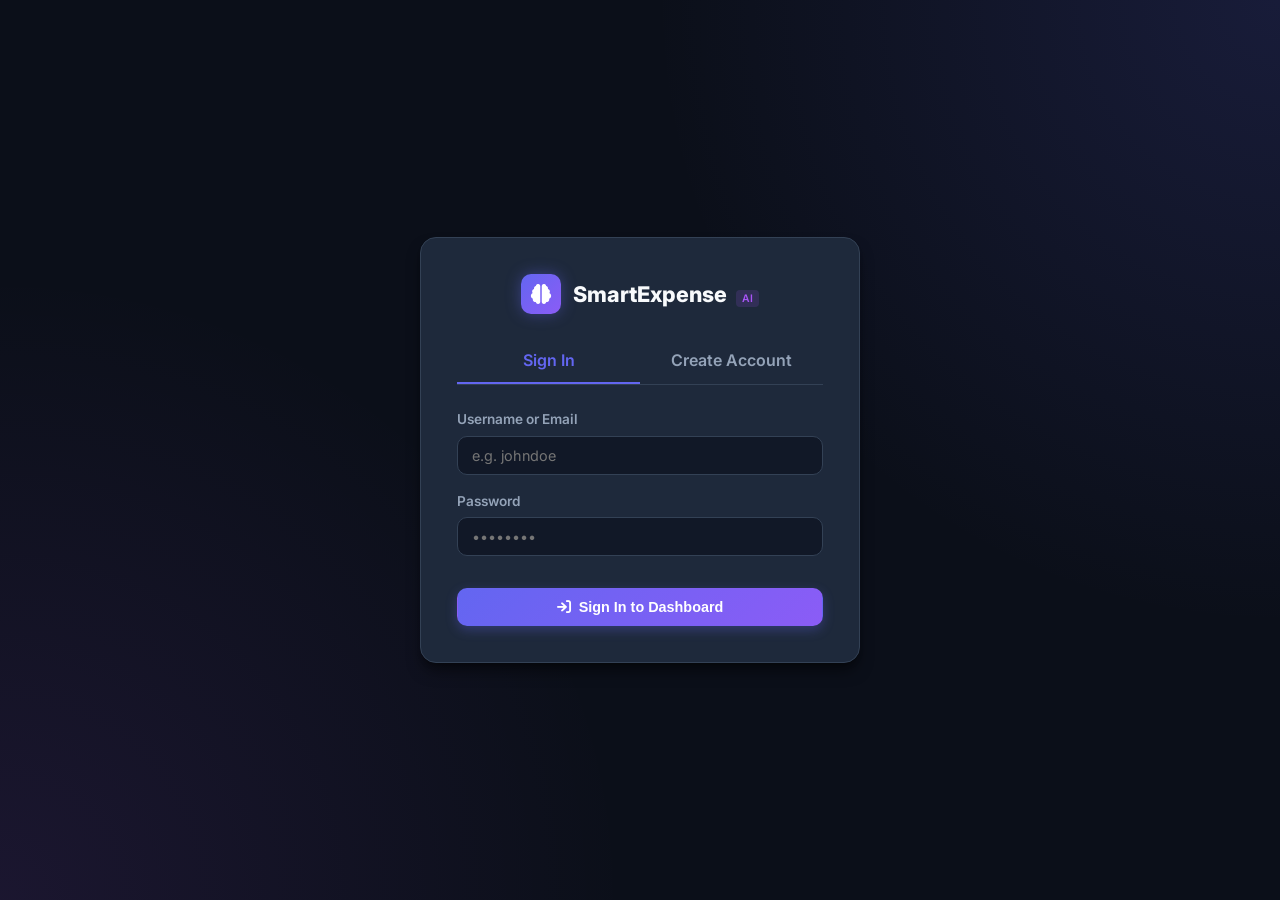
<file: frontend/expenses.html>
<!DOCTYPE html>
<html lang="en">
<head>
    <meta charset="UTF-8">
    <meta name="viewport" content="width=device-width, initial-scale=1.0">
    <title>Expenses - AI Smart Expense Tracker</title>
    <link rel="stylesheet" href="css/styles.css">
    <link rel="stylesheet" href="https://cdnjs.cloudflare.com/ajax/libs/font-awesome/6.5.1/css/all.min.css">
    <link href="https://fonts.googleapis.com/css2?family=Inter:wght@400;500;600;700;800&display=swap" rel="stylesheet">
</head>
<body>
    <div class="app-container">
        <!-- Sidebar Navigation -->
        <aside class="sidebar">
            <div class="sidebar-header">
                <div class="brand-logo">
                    <i class="fas fa-brain"></i>
                </div>
                <div>
                    <div class="brand-title">SmartExpense <span class="brand-badge">AI</span></div>
                </div>
            </div>

            <nav class="sidebar-nav">
                <a href="index.html" class="nav-item">
                    <i class="fas fa-chart-pie"></i>
                    <span>Dashboard</span>
                </a>
                <a href="expenses.html" class="nav-item active">
                    <i class="fas fa-receipt"></i>
                    <span>Expenses</span>
                </a>
                <a href="income.html" class="nav-item">
                    <i class="fas fa-wallet"></i>
                    <span>Income</span>
                </a>
                <a href="analytics.html" class="nav-item">
                    <i class="fas fa-chart-line"></i>
                    <span>Analytics</span>
                </a>
            </nav>

            <div class="sidebar-footer">
                <div class="user-profile-badge">
                    <div class="user-info">
                        <div class="user-avatar" id="user-avatar">U</div>
                        <div class="user-details">
                            <h4 id="user-full-name">User</h4>
                            <p id="user-email">user@example.com</p>
                        </div>
                    </div>
                    <button class="btn-logout" id="btn-logout" title="Logout">
                        <i class="fas fa-right-from-bracket"></i>
                    </button>
                </div>
            </div>
        </aside>

        <!-- Main Content -->
        <main class="main-wrapper">
            <div class="topbar">
                <div class="page-header">
                    <h1>Expense Management</h1>
                    <p>Track, filter, and automatically classify your spending with ML</p>
                </div>
                <div class="topbar-actions">
                    <button id="btn-open-expense-modal" class="btn btn-primary">
                        <i class="fas fa-plus"></i> Add Expense
                    </button>
                </div>
            </div>

            <div class="card">
                <div class="card-header">
                    <h2><i class="fas fa-list"></i> All Recorded Expenses</h2>
                </div>
                <div class="table-responsive">
                    <table class="custom-table">
                        <thead>
                            <tr>
                                <th>Description</th>
                                <th>Merchant</th>
                                <th>Category</th>
                                <th>Amount</th>
                                <th>Payment Method</th>
                                <th>Date</th>
                                <th>Action</th>
                            </tr>
                        </thead>
                        <tbody id="expenses-table-tbody">
                            <!-- Dynamic rows -->
                        </tbody>
                    </table>
                </div>
            </div>
        </main>
    </div>

    <!-- Add Expense Modal -->
    <div class="modal-backdrop" id="expense-modal">
        <div class="modal-content">
            <div class="modal-header">
                <h3><i class="fas fa-plus-circle" style="color: var(--accent-primary);"></i> Record New Expense</h3>
                <button class="modal-close" id="btn-close-expense-modal"><i class="fas fa-xmark"></i></button>
            </div>
            <form id="expense-form">
                <div class="form-group">
                    <label>Amount (₹) *</label>
                    <input type="number" id="expense-amount-input" class="form-control" placeholder="0.00" step="0.01" required>
                </div>
                <div class="form-group">
                    <label>Description / Note *</label>
                    <div class="input-with-btn">
                        <input type="text" id="expense-desc-input" class="form-control" placeholder="e.g. Swiggy dinner biryani" required>
                        <button type="button" id="btn-magic-ai" class="btn btn-ai" title="Predict category using Machine Learning">
                            <i class="fas fa-wand-magic-sparkles"></i> AI Suggest
                        </button>
                    </div>
                    <div id="ai-prediction-status"></div>
                </div>
                <div class="form-group">
                    <label>Category</label>
                    <select id="expense-category-select" class="form-control">
                        <!-- Loaded dynamically -->
                    </select>
                </div>
                <div class="form-group">
                    <label>Merchant / Payee</label>
                    <input type="text" id="expense-merchant-input" class="form-control" placeholder="e.g. Swiggy, Uber, Amazon">
                </div>
                <div class="form-group">
                    <label>Payment Method</label>
                    <select id="expense-payment-method" class="form-control">
                        <option value="UPI">UPI (GPay / PhonePe / Paytm)</option>
                        <option value="CREDIT_CARD">Credit Card</option>
                        <option value="DEBIT_CARD">Debit Card</option>
                        <option value="CASH">Cash</option>
                        <option value="NET_BANKING">Net Banking</option>
                        <option value="OTHER">Other</option>
                    </select>
                </div>
                <div class="form-group">
                    <label>Date</label>
                    <input type="date" id="expense-date-input" class="form-control" required>
                </div>
                <button type="submit" class="btn btn-primary" style="width: 100%; justify-content: center; margin-top: 8px;">
                    <i class="fas fa-check"></i> Save Expense
                </button>
            </form>
        </div>
    </div>

    <script src="js/api.js"></script>
    <script src="js/app.js"></script>
</body>
</html>
</file>
<file: frontend/css/styles.css>
:root {
    --bg-primary: #0b0f19;
    --bg-secondary: #111827;
    --bg-card: #1e293b;
    --bg-card-hover: #26354a;
    --border-color: #334155;
    --text-primary: #f8fafc;
    --text-secondary: #94a3b8;
    --text-muted: #64748b;
    --accent-primary: #6366f1;
    --accent-hover: #4f46e5;
    --accent-gradient: linear-gradient(135deg, #6366f1 0%, #8b5cf6 100%);
    --success: #10b981;
    --success-bg: rgba(16, 185, 129, 0.15);
    --warning: #f59e0b;
    --warning-bg: rgba(245, 158, 11, 0.15);
    --danger: #ef4444;
    --danger-bg: rgba(239, 68, 68, 0.15);
    --info: #0ea5e9;
    --info-bg: rgba(14, 165, 233, 0.15);
    --ai-purple: #a855f7;
    --ai-purple-bg: rgba(168, 85, 247, 0.15);
    --sidebar-width: 260px;
    --radius-sm: 6px;
    --radius-md: 10px;
    --radius-lg: 16px;
    --shadow-sm: 0 1px 2px rgba(0, 0, 0, 0.3);
    --shadow-md: 0 4px 6px -1px rgba(0, 0, 0, 0.4), 0 2px 4px -2px rgba(0, 0, 0, 0.3);
    --shadow-lg: 0 10px 15px -3px rgba(0, 0, 0, 0.5), 0 4px 6px -4px rgba(0, 0, 0, 0.4);
    --font-sans: 'Inter', system-ui, -apple-system, BlinkMacSystemFont, 'Segoe UI', Roboto, sans-serif;
}

* {
    margin: 0;
    padding: 0;
    box-sizing: border-box;
}

body {
    font-family: var(--font-sans);
    background-color: var(--bg-primary);
    color: var(--text-primary);
    line-height: 1.5;
    min-height: 100vh;
}

/* Layout */
.app-container {
    display: flex;
    min-height: 100vh;
}

/* Sidebar */
.sidebar {
    width: var(--sidebar-width);
    background-color: var(--bg-secondary);
    border-right: 1px solid var(--border-color);
    display: flex;
    flex-direction: column;
    position: fixed;
    height: 100vh;
    z-index: 100;
}

.sidebar-header {
    padding: 24px 20px;
    display: flex;
    align-items: center;
    gap: 12px;
    border-bottom: 1px solid var(--border-color);
}

.brand-logo {
    width: 40px;
    height: 40px;
    background: var(--accent-gradient);
    border-radius: var(--radius-md);
    display: flex;
    align-items: center;
    justify-content: center;
    font-size: 20px;
    color: #fff;
    box-shadow: 0 0 15px rgba(99, 102, 241, 0.4);
}

.brand-title {
    font-size: 1.1rem;
    font-weight: 700;
    color: var(--text-primary);
    letter-spacing: -0.5px;
}

.brand-badge {
    font-size: 0.65rem;
    background: var(--ai-purple-bg);
    color: var(--ai-purple);
    padding: 2px 6px;
    border-radius: 4px;
    font-weight: 600;
    margin-left: 4px;
}

.sidebar-nav {
    padding: 20px 12px;
    flex: 1;
    display: flex;
    flex-direction: column;
    gap: 6px;
}

.nav-item {
    display: flex;
    align-items: center;
    gap: 12px;
    padding: 12px 16px;
    color: var(--text-secondary);
    text-decoration: none;
    border-radius: var(--radius-md);
    font-size: 0.95rem;
    font-weight: 500;
    transition: all 0.2s ease;
}

.nav-item:hover {
    background-color: var(--bg-card);
    color: var(--text-primary);
}

.nav-item.active {
    background: var(--accent-gradient);
    color: #ffffff;
    box-shadow: 0 4px 12px rgba(99, 102, 241, 0.3);
}

.nav-item i {
    width: 20px;
    font-size: 1.1rem;
    text-align: center;
}

.sidebar-footer {
    padding: 16px;
    border-top: 1px solid var(--border-color);
}

.user-profile-badge {
    display: flex;
    align-items: center;
    justify-content: space-between;
    padding: 10px 12px;
    background-color: var(--bg-card);
    border-radius: var(--radius-md);
}

.user-info {
    display: flex;
    align-items: center;
    gap: 10px;
    overflow: hidden;
}

.user-avatar {
    width: 34px;
    height: 34px;
    border-radius: 50%;
    background: var(--accent-gradient);
    display: flex;
    align-items: center;
    justify-content: center;
    font-weight: 600;
    font-size: 0.85rem;
}

.user-details h4 {
    font-size: 0.85rem;
    font-weight: 600;
    color: var(--text-primary);
    white-space: nowrap;
    overflow: hidden;
    text-overflow: ellipsis;
}

.user-details p {
    font-size: 0.75rem;
    color: var(--text-secondary);
    white-space: nowrap;
    overflow: hidden;
    text-overflow: ellipsis;
}

.btn-logout {
    background: transparent;
    border: none;
    color: var(--text-muted);
    cursor: pointer;
    font-size: 1.1rem;
    transition: color 0.2s;
    padding: 4px;
}

.btn-logout:hover {
    color: var(--danger);
}

/* Main Content */
.main-wrapper {
    margin-left: var(--sidebar-width);
    flex: 1;
    padding: 32px 40px;
    max-width: 1400px;
}

/* Top Bar */
.topbar {
    display: flex;
    align-items: center;
    justify-content: space-between;
    margin-bottom: 32px;
}

.page-header h1 {
    font-size: 1.75rem;
    font-weight: 800;
    letter-spacing: -0.5px;
    color: var(--text-primary);
}

.page-header p {
    font-size: 0.9rem;
    color: var(--text-secondary);
    margin-top: 4px;
}

.topbar-actions {
    display: flex;
    align-items: center;
    gap: 12px;
}

/* Buttons */
.btn {
    display: inline-flex;
    align-items: center;
    gap: 8px;
    padding: 10px 18px;
    border-radius: var(--radius-md);
    font-size: 0.9rem;
    font-weight: 600;
    cursor: pointer;
    border: 1px solid transparent;
    transition: all 0.2s ease;
    text-decoration: none;
}

.btn-primary {
    background: var(--accent-gradient);
    color: #ffffff;
    box-shadow: 0 4px 12px rgba(99, 102, 241, 0.3);
}

.btn-primary:hover {
    transform: translateY(-1px);
    box-shadow: 0 6px 16px rgba(99, 102, 241, 0.4);
}

.btn-success {
    background-color: var(--success);
    color: #ffffff;
}

.btn-success:hover {
    background-color: #059669;
}

.btn-outline {
    background-color: transparent;
    border-color: var(--border-color);
    color: var(--text-primary);
}

.btn-outline:hover {
    background-color: var(--bg-card);
}

.btn-ai {
    background: linear-gradient(135deg, #a855f7 0%, #ec4899 100%);
    color: white;
    box-shadow: 0 4px 12px rgba(168, 85, 247, 0.3);
}

.btn-ai:hover {
    transform: translateY(-1px);
    box-shadow: 0 6px 16px rgba(168, 85, 247, 0.45);
}

.btn-sm {
    padding: 6px 12px;
    font-size: 0.8rem;
}

/* KPI Cards Grid */
.kpi-grid {
    display: grid;
    grid-template-columns: repeat(auto-fit, minmax(260px, 1fr));
    gap: 20px;
    margin-bottom: 32px;
}

.kpi-card {
    background-color: var(--bg-card);
    border: 1px solid var(--border-color);
    border-radius: var(--radius-lg);
    padding: 24px;
    display: flex;
    justify-content: space-between;
    align-items: flex-start;
    transition: transform 0.2s, border-color 0.2s;
}

.kpi-card:hover {
    transform: translateY(-2px);
    border-color: rgba(99, 102, 241, 0.4);
}

.kpi-info h3 {
    font-size: 0.85rem;
    color: var(--text-secondary);
    font-weight: 500;
    text-transform: uppercase;
    letter-spacing: 0.5px;
    margin-bottom: 8px;
}

.kpi-value {
    font-size: 1.85rem;
    font-weight: 800;
    color: var(--text-primary);
    letter-spacing: -0.5px;
}

.kpi-meta {
    display: flex;
    align-items: center;
    gap: 6px;
    margin-top: 8px;
    font-size: 0.8rem;
}

.kpi-icon {
    width: 48px;
    height: 48px;
    border-radius: var(--radius-md);
    display: flex;
    align-items: center;
    justify-content: center;
    font-size: 1.35rem;
}

.kpi-icon.income {
    background-color: var(--success-bg);
    color: var(--success);
}

.kpi-icon.expense {
    background-color: var(--danger-bg);
    color: var(--danger);
}

.kpi-icon.savings {
    background-color: var(--info-bg);
    color: var(--info);
}

.kpi-icon.ai {
    background-color: var(--ai-purple-bg);
    color: var(--ai-purple);
}

/* Charts & Main Section Grid */
.dashboard-grid {
    display: grid;
    grid-template-columns: 2fr 1fr;
    gap: 24px;
    margin-bottom: 32px;
}

.card {
    background-color: var(--bg-card);
    border: 1px solid var(--border-color);
    border-radius: var(--radius-lg);
    padding: 24px;
    box-shadow: var(--shadow-sm);
}

.card-header {
    display: flex;
    align-items: center;
    justify-content: space-between;
    margin-bottom: 20px;
}

.card-header h2 {
    font-size: 1.15rem;
    font-weight: 700;
    color: var(--text-primary);
    display: flex;
    align-items: center;
    gap: 10px;
}

.card-header h2 i {
    color: var(--accent-primary);
}

/* AI Insights Banner */
.ai-insights-container {
    margin-bottom: 32px;
}

.insight-card {
    background: linear-gradient(135deg, rgba(99, 102, 241, 0.08) 0%, rgba(168, 85, 247, 0.08) 100%);
    border: 1px solid rgba(168, 85, 247, 0.3);
    border-radius: var(--radius-lg);
    padding: 20px 24px;
    margin-bottom: 12px;
    display: flex;
    align-items: flex-start;
    gap: 16px;
    transition: all 0.2s;
}

.insight-card:hover {
    border-color: var(--ai-purple);
    box-shadow: 0 4px 16px rgba(168, 85, 247, 0.15);
}

.insight-icon {
    width: 38px;
    height: 38px;
    border-radius: 50%;
    display: flex;
    align-items: center;
    justify-content: center;
    font-size: 1.1rem;
    flex-shrink: 0;
}

.insight-icon.warning {
    background: var(--warning-bg);
    color: var(--warning);
}

.insight-icon.success {
    background: var(--success-bg);
    color: var(--success);
}

.insight-icon.anomaly {
    background: var(--danger-bg);
    color: var(--danger);
}

.insight-icon.info {
    background: var(--ai-purple-bg);
    color: var(--ai-purple);
}

.insight-content h4 {
    font-size: 0.95rem;
    font-weight: 700;
    color: var(--text-primary);
    margin-bottom: 4px;
}

.insight-content p {
    font-size: 0.85rem;
    color: var(--text-secondary);
    line-height: 1.4;
}

/* Tables */
.table-responsive {
    overflow-x: auto;
}

.custom-table {
    width: 100%;
    border-collapse: collapse;
    font-size: 0.9rem;
}

.custom-table th {
    text-align: left;
    padding: 12px 16px;
    background-color: var(--bg-secondary);
    color: var(--text-secondary);
    font-weight: 600;
    font-size: 0.8rem;
    text-transform: uppercase;
    letter-spacing: 0.5px;
    border-bottom: 1px solid var(--border-color);
}

.custom-table td {
    padding: 14px 16px;
    border-bottom: 1px solid var(--border-color);
    color: var(--text-primary);
    vertical-align: middle;
}

.custom-table tr:hover td {
    background-color: var(--bg-card-hover);
}

/* Badges */
.badge {
    display: inline-flex;
    align-items: center;
    gap: 6px;
    padding: 4px 10px;
    border-radius: 9999px;
    font-size: 0.75rem;
    font-weight: 600;
}

.badge-category {
    background-color: var(--bg-secondary);
    color: var(--text-primary);
    border: 1px solid var(--border-color);
}

.badge-ai {
    background: var(--ai-purple-bg);
    color: var(--ai-purple);
    border: 1px solid rgba(168, 85, 247, 0.3);
}

.badge-anomaly {
    background: var(--danger-bg);
    color: var(--danger);
    border: 1px solid rgba(239, 68, 68, 0.3);
    animation: pulse 2s infinite;
}

@keyframes pulse {
    0%, 100% { opacity: 1; }
    50% { opacity: 0.6; }
}

/* Form Styles & Modals */
.modal-backdrop {
    position: fixed;
    top: 0;
    left: 0;
    width: 100vw;
    height: 100vh;
    background: rgba(0, 0, 0, 0.75);
    backdrop-filter: blur(4px);
    display: none;
    align-items: center;
    justify-content: center;
    z-index: 1000;
}

.modal-backdrop.show {
    display: flex;
}

.modal-content {
    background-color: var(--bg-card);
    border: 1px solid var(--border-color);
    border-radius: var(--radius-lg);
    width: 100%;
    max-width: 520px;
    box-shadow: var(--shadow-lg);
    padding: 28px;
    animation: modalIn 0.2s ease-out;
}

@keyframes modalIn {
    from { opacity: 0; transform: scale(0.95); }
    to { opacity: 1; transform: scale(1); }
}

.modal-header {
    display: flex;
    align-items: center;
    justify-content: space-between;
    margin-bottom: 20px;
}

.modal-header h3 {
    font-size: 1.25rem;
    font-weight: 700;
}

.modal-close {
    background: transparent;
    border: none;
    color: var(--text-muted);
    font-size: 1.25rem;
    cursor: pointer;
}

.modal-close:hover {
    color: var(--text-primary);
}

.form-group {
    margin-bottom: 16px;
}

.form-group label {
    display: block;
    font-size: 0.85rem;
    font-weight: 600;
    color: var(--text-secondary);
    margin-bottom: 6px;
}

.form-control {
    width: 100%;
    padding: 10px 14px;
    background-color: var(--bg-secondary);
    border: 1px solid var(--border-color);
    border-radius: var(--radius-md);
    color: var(--text-primary);
    font-family: inherit;
    font-size: 0.9rem;
    transition: border-color 0.2s;
}

.form-control:focus {
    outline: none;
    border-color: var(--accent-primary);
    box-shadow: 0 0 0 2px rgba(99, 102, 241, 0.2);
}

.input-with-btn {
    display: flex;
    gap: 8px;
}

/* Toast Notifications */
#toast-container {
    position: fixed;
    bottom: 24px;
    right: 24px;
    z-index: 2000;
    display: flex;
    flex-direction: column;
    gap: 8px;
}

.toast {
    background-color: var(--bg-card);
    border: 1px solid var(--border-color);
    color: var(--text-primary);
    padding: 12px 18px;
    border-radius: var(--radius-md);
    box-shadow: var(--shadow-lg);
    display: flex;
    align-items: center;
    gap: 12px;
    font-size: 0.9rem;
    min-width: 280px;
    animation: slideIn 0.3s ease;
}

.toast.success { border-left: 4px solid var(--success); }
.toast.error { border-left: 4px solid var(--danger); }
.toast.info { border-left: 4px solid var(--info); }

@keyframes slideIn {
    from { transform: translateX(100%); opacity: 0; }
    to { transform: translateX(0); opacity: 1; }
}

/* Auth Page Specific */
.auth-page-container {
    min-height: 100vh;
    display: flex;
    align-items: center;
    justify-content: center;
    background: radial-gradient(circle at top right, rgba(99, 102, 241, 0.15), transparent 40%),
                radial-gradient(circle at bottom left, rgba(168, 85, 247, 0.1), transparent 40%),
                var(--bg-primary);
    padding: 20px;
}

.auth-card {
    background-color: var(--bg-card);
    border: 1px solid var(--border-color);
    border-radius: var(--radius-lg);
    padding: 36px;
    width: 100%;
    max-width: 440px;
    box-shadow: var(--shadow-lg);
}

.auth-tabs {
    display: flex;
    border-bottom: 1px solid var(--border-color);
    margin-bottom: 24px;
}

.auth-tab {
    flex: 1;
    text-align: center;
    padding: 10px;
    cursor: pointer;
    font-weight: 600;
    color: var(--text-secondary);
    border-bottom: 2px solid transparent;
}

.auth-tab.active {
    color: var(--accent-primary);
    border-bottom-color: var(--accent-primary);
}

/* Responsive */
@media (max-width: 1024px) {
    .dashboard-grid {
        grid-template-columns: 1fr;
    }
}

@media (max-width: 768px) {
    .sidebar {
        transform: translateX(-100%);
    }
    .main-wrapper {
        margin-left: 0;
        padding: 20px;
    }
}
</file>
<file: backend/src/main/resources/static/css/styles.css>
:root {
    --bg-primary: #0b0f19;
    --bg-secondary: #111827;
    --bg-card: #1e293b;
    --bg-card-hover: #26354a;
    --border-color: #334155;
    --text-primary: #f8fafc;
    --text-secondary: #94a3b8;
    --text-muted: #64748b;
    --accent-primary: #6366f1;
    --accent-hover: #4f46e5;
    --accent-gradient: linear-gradient(135deg, #6366f1 0%, #8b5cf6 100%);
    --success: #10b981;
    --success-bg: rgba(16, 185, 129, 0.15);
    --warning: #f59e0b;
    --warning-bg: rgba(245, 158, 11, 0.15);
    --danger: #ef4444;
    --danger-bg: rgba(239, 68, 68, 0.15);
    --info: #0ea5e9;
    --info-bg: rgba(14, 165, 233, 0.15);
    --ai-purple: #a855f7;
    --ai-purple-bg: rgba(168, 85, 247, 0.15);
    --sidebar-width: 260px;
    --radius-sm: 6px;
    --radius-md: 10px;
    --radius-lg: 16px;
    --shadow-sm: 0 1px 2px rgba(0, 0, 0, 0.3);
    --shadow-md: 0 4px 6px -1px rgba(0, 0, 0, 0.4), 0 2px 4px -2px rgba(0, 0, 0, 0.3);
    --shadow-lg: 0 10px 15px -3px rgba(0, 0, 0, 0.5), 0 4px 6px -4px rgba(0, 0, 0, 0.4);
    --font-sans: 'Inter', system-ui, -apple-system, BlinkMacSystemFont, 'Segoe UI', Roboto, sans-serif;
}

* {
    margin: 0;
    padding: 0;
    box-sizing: border-box;
}

body {
    font-family: var(--font-sans);
    background-color: var(--bg-primary);
    color: var(--text-primary);
    line-height: 1.5;
    min-height: 100vh;
}

/* Layout */
.app-container {
    display: flex;
    min-height: 100vh;
}

/* Sidebar */
.sidebar {
    width: var(--sidebar-width);
    background-color: var(--bg-secondary);
    border-right: 1px solid var(--border-color);
    display: flex;
    flex-direction: column;
    position: fixed;
    height: 100vh;
    z-index: 100;
}

.sidebar-header {
    padding: 24px 20px;
    display: flex;
    align-items: center;
    gap: 12px;
    border-bottom: 1px solid var(--border-color);
}

.brand-logo {
    width: 40px;
    height: 40px;
    background: var(--accent-gradient);
    border-radius: var(--radius-md);
    display: flex;
    align-items: center;
    justify-content: center;
    font-size: 20px;
    color: #fff;
    box-shadow: 0 0 15px rgba(99, 102, 241, 0.4);
}

.brand-title {
    font-size: 1.1rem;
    font-weight: 700;
    color: var(--text-primary);
    letter-spacing: -0.5px;
}

.brand-badge {
    font-size: 0.65rem;
    background: var(--ai-purple-bg);
    color: var(--ai-purple);
    padding: 2px 6px;
    border-radius: 4px;
    font-weight: 600;
    margin-left: 4px;
}

.sidebar-nav {
    padding: 20px 12px;
    flex: 1;
    display: flex;
    flex-direction: column;
    gap: 6px;
}

.nav-item {
    display: flex;
    align-items: center;
    gap: 12px;
    padding: 12px 16px;
    color: var(--text-secondary);
    text-decoration: none;
    border-radius: var(--radius-md);
    font-size: 0.95rem;
    font-weight: 500;
    transition: all 0.2s ease;
}

.nav-item:hover {
    background-color: var(--bg-card);
    color: var(--text-primary);
}

.nav-item.active {
    background: var(--accent-gradient);
    color: #ffffff;
    box-shadow: 0 4px 12px rgba(99, 102, 241, 0.3);
}

.nav-item i {
    width: 20px;
    font-size: 1.1rem;
    text-align: center;
}

.sidebar-footer {
    padding: 16px;
    border-top: 1px solid var(--border-color);
}

.user-profile-badge {
    display: flex;
    align-items: center;
    justify-content: space-between;
    padding: 10px 12px;
    background-color: var(--bg-card);
    border-radius: var(--radius-md);
}

.user-info {
    display: flex;
    align-items: center;
    gap: 10px;
    overflow: hidden;
}

.user-avatar {
    width: 34px;
    height: 34px;
    border-radius: 50%;
    background: var(--accent-gradient);
    display: flex;
    align-items: center;
    justify-content: center;
    font-weight: 600;
    font-size: 0.85rem;
}

.user-details h4 {
    font-size: 0.85rem;
    font-weight: 600;
    color: var(--text-primary);
    white-space: nowrap;
    overflow: hidden;
    text-overflow: ellipsis;
}

.user-details p {
    font-size: 0.75rem;
    color: var(--text-secondary);
    white-space: nowrap;
    overflow: hidden;
    text-overflow: ellipsis;
}

.btn-logout {
    background: transparent;
    border: none;
    color: var(--text-muted);
    cursor: pointer;
    font-size: 1.1rem;
    transition: color 0.2s;
    padding: 4px;
}

.btn-logout:hover {
    color: var(--danger);
}

/* Main Content */
.main-wrapper {
    margin-left: var(--sidebar-width);
    flex: 1;
    padding: 32px 40px;
    max-width: 1400px;
}

/* Top Bar */
.topbar {
    display: flex;
    align-items: center;
    justify-content: space-between;
    margin-bottom: 32px;
}

.page-header h1 {
    font-size: 1.75rem;
    font-weight: 800;
    letter-spacing: -0.5px;
    color: var(--text-primary);
}

.page-header p {
    font-size: 0.9rem;
    color: var(--text-secondary);
    margin-top: 4px;
}

.topbar-actions {
    display: flex;
    align-items: center;
    gap: 12px;
}

/* Buttons */
.btn {
    display: inline-flex;
    align-items: center;
    gap: 8px;
    padding: 10px 18px;
    border-radius: var(--radius-md);
    font-size: 0.9rem;
    font-weight: 600;
    cursor: pointer;
    border: 1px solid transparent;
    transition: all 0.2s ease;
    text-decoration: none;
}

.btn-primary {
    background: var(--accent-gradient);
    color: #ffffff;
    box-shadow: 0 4px 12px rgba(99, 102, 241, 0.3);
}

.btn-primary:hover {
    transform: translateY(-1px);
    box-shadow: 0 6px 16px rgba(99, 102, 241, 0.4);
}

.btn-success {
    background-color: var(--success);
    color: #ffffff;
}

.btn-success:hover {
    background-color: #059669;
}

.btn-outline {
    background-color: transparent;
    border-color: var(--border-color);
    color: var(--text-primary);
}

.btn-outline:hover {
    background-color: var(--bg-card);
}

.btn-ai {
    background: linear-gradient(135deg, #a855f7 0%, #ec4899 100%);
    color: white;
    box-shadow: 0 4px 12px rgba(168, 85, 247, 0.3);
}

.btn-ai:hover {
    transform: translateY(-1px);
    box-shadow: 0 6px 16px rgba(168, 85, 247, 0.45);
}

.btn-sm {
    padding: 6px 12px;
    font-size: 0.8rem;
}

/* KPI Cards Grid */
.kpi-grid {
    display: grid;
    grid-template-columns: repeat(auto-fit, minmax(260px, 1fr));
    gap: 20px;
    margin-bottom: 32px;
}

.kpi-card {
    background-color: var(--bg-card);
    border: 1px solid var(--border-color);
    border-radius: var(--radius-lg);
    padding: 24px;
    display: flex;
    justify-content: space-between;
    align-items: flex-start;
    transition: transform 0.2s, border-color 0.2s;
}

.kpi-card:hover {
    transform: translateY(-2px);
    border-color: rgba(99, 102, 241, 0.4);
}

.kpi-info h3 {
    font-size: 0.85rem;
    color: var(--text-secondary);
    font-weight: 500;
    text-transform: uppercase;
    letter-spacing: 0.5px;
    margin-bottom: 8px;
}

.kpi-value {
    font-size: 1.85rem;
    font-weight: 800;
    color: var(--text-primary);
    letter-spacing: -0.5px;
}

.kpi-meta {
    display: flex;
    align-items: center;
    gap: 6px;
    margin-top: 8px;
    font-size: 0.8rem;
}

.kpi-icon {
    width: 48px;
    height: 48px;
    border-radius: var(--radius-md);
    display: flex;
    align-items: center;
    justify-content: center;
    font-size: 1.35rem;
}

.kpi-icon.income {
    background-color: var(--success-bg);
    color: var(--success);
}

.kpi-icon.expense {
    background-color: var(--danger-bg);
    color: var(--danger);
}

.kpi-icon.savings {
    background-color: var(--info-bg);
    color: var(--info);
}

.kpi-icon.ai {
    background-color: var(--ai-purple-bg);
    color: var(--ai-purple);
}

/* Charts & Main Section Grid */
.dashboard-grid {
    display: grid;
    grid-template-columns: 2fr 1fr;
    gap: 24px;
    margin-bottom: 32px;
}

.card {
    background-color: var(--bg-card);
    border: 1px solid var(--border-color);
    border-radius: var(--radius-lg);
    padding: 24px;
    box-shadow: var(--shadow-sm);
}

.card-header {
    display: flex;
    align-items: center;
    justify-content: space-between;
    margin-bottom: 20px;
}

.card-header h2 {
    font-size: 1.15rem;
    font-weight: 700;
    color: var(--text-primary);
    display: flex;
    align-items: center;
    gap: 10px;
}

.card-header h2 i {
    color: var(--accent-primary);
}

/* AI Insights Banner */
.ai-insights-container {
    margin-bottom: 32px;
}

.insight-card {
    background: linear-gradient(135deg, rgba(99, 102, 241, 0.08) 0%, rgba(168, 85, 247, 0.08) 100%);
    border: 1px solid rgba(168, 85, 247, 0.3);
    border-radius: var(--radius-lg);
    padding: 20px 24px;
    margin-bottom: 12px;
    display: flex;
    align-items: flex-start;
    gap: 16px;
    transition: all 0.2s;
}

.insight-card:hover {
    border-color: var(--ai-purple);
    box-shadow: 0 4px 16px rgba(168, 85, 247, 0.15);
}

.insight-icon {
    width: 38px;
    height: 38px;
    border-radius: 50%;
    display: flex;
    align-items: center;
    justify-content: center;
    font-size: 1.1rem;
    flex-shrink: 0;
}

.insight-icon.warning {
    background: var(--warning-bg);
    color: var(--warning);
}

.insight-icon.success {
    background: var(--success-bg);
    color: var(--success);
}

.insight-icon.anomaly {
    background: var(--danger-bg);
    color: var(--danger);
}

.insight-icon.info {
    background: var(--ai-purple-bg);
    color: var(--ai-purple);
}

.insight-content h4 {
    font-size: 0.95rem;
    font-weight: 700;
    color: var(--text-primary);
    margin-bottom: 4px;
}

.insight-content p {
    font-size: 0.85rem;
    color: var(--text-secondary);
    line-height: 1.4;
}

/* Tables */
.table-responsive {
    overflow-x: auto;
}

.custom-table {
    width: 100%;
    border-collapse: collapse;
    font-size: 0.9rem;
}

.custom-table th {
    text-align: left;
    padding: 12px 16px;
    background-color: var(--bg-secondary);
    color: var(--text-secondary);
    font-weight: 600;
    font-size: 0.8rem;
    text-transform: uppercase;
    letter-spacing: 0.5px;
    border-bottom: 1px solid var(--border-color);
}

.custom-table td {
    padding: 14px 16px;
    border-bottom: 1px solid var(--border-color);
    color: var(--text-primary);
    vertical-align: middle;
}

.custom-table tr:hover td {
    background-color: var(--bg-card-hover);
}

/* Badges */
.badge {
    display: inline-flex;
    align-items: center;
    gap: 6px;
    padding: 4px 10px;
    border-radius: 9999px;
    font-size: 0.75rem;
    font-weight: 600;
}

.badge-category {
    background-color: var(--bg-secondary);
    color: var(--text-primary);
    border: 1px solid var(--border-color);
}

.badge-ai {
    background: var(--ai-purple-bg);
    color: var(--ai-purple);
    border: 1px solid rgba(168, 85, 247, 0.3);
}

.badge-anomaly {
    background: var(--danger-bg);
    color: var(--danger);
    border: 1px solid rgba(239, 68, 68, 0.3);
    animation: pulse 2s infinite;
}

@keyframes pulse {
    0%, 100% { opacity: 1; }
    50% { opacity: 0.6; }
}

/* Form Styles & Modals */
.modal-backdrop {
    position: fixed;
    top: 0;
    left: 0;
    width: 100vw;
    height: 100vh;
    background: rgba(0, 0, 0, 0.75);
    backdrop-filter: blur(4px);
    display: none;
    align-items: center;
    justify-content: center;
    z-index: 1000;
}

.modal-backdrop.show {
    display: flex;
}

.modal-content {
    background-color: var(--bg-card);
    border: 1px solid var(--border-color);
    border-radius: var(--radius-lg);
    width: 100%;
    max-width: 520px;
    box-shadow: var(--shadow-lg);
    padding: 28px;
    animation: modalIn 0.2s ease-out;
}

@keyframes modalIn {
    from { opacity: 0; transform: scale(0.95); }
    to { opacity: 1; transform: scale(1); }
}

.modal-header {
    display: flex;
    align-items: center;
    justify-content: space-between;
    margin-bottom: 20px;
}

.modal-header h3 {
    font-size: 1.25rem;
    font-weight: 700;
}

.modal-close {
    background: transparent;
    border: none;
    color: var(--text-muted);
    font-size: 1.25rem;
    cursor: pointer;
}

.modal-close:hover {
    color: var(--text-primary);
}

.form-group {
    margin-bottom: 16px;
}

.form-group label {
    display: block;
    font-size: 0.85rem;
    font-weight: 600;
    color: var(--text-secondary);
    margin-bottom: 6px;
}

.form-control {
    width: 100%;
    padding: 10px 14px;
    background-color: var(--bg-secondary);
    border: 1px solid var(--border-color);
    border-radius: var(--radius-md);
    color: var(--text-primary);
    font-family: inherit;
    font-size: 0.9rem;
    transition: border-color 0.2s;
}

.form-control:focus {
    outline: none;
    border-color: var(--accent-primary);
    box-shadow: 0 0 0 2px rgba(99, 102, 241, 0.2);
}

.input-with-btn {
    display: flex;
    gap: 8px;
}

/* Toast Notifications */
#toast-container {
    position: fixed;
    bottom: 24px;
    right: 24px;
    z-index: 2000;
    display: flex;
    flex-direction: column;
    gap: 8px;
}

.toast {
    background-color: var(--bg-card);
    border: 1px solid var(--border-color);
    color: var(--text-primary);
    padding: 12px 18px;
    border-radius: var(--radius-md);
    box-shadow: var(--shadow-lg);
    display: flex;
    align-items: center;
    gap: 12px;
    font-size: 0.9rem;
    min-width: 280px;
    animation: slideIn 0.3s ease;
}

.toast.success { border-left: 4px solid var(--success); }
.toast.error { border-left: 4px solid var(--danger); }
.toast.info { border-left: 4px solid var(--info); }

@keyframes slideIn {
    from { transform: translateX(100%); opacity: 0; }
    to { transform: translateX(0); opacity: 1; }
}

/* Auth Page Specific */
.auth-page-container {
    min-height: 100vh;
    display: flex;
    align-items: center;
    justify-content: center;
    background: radial-gradient(circle at top right, rgba(99, 102, 241, 0.15), transparent 40%),
                radial-gradient(circle at bottom left, rgba(168, 85, 247, 0.1), transparent 40%),
                var(--bg-primary);
    padding: 20px;
}

.auth-card {
    background-color: var(--bg-card);
    border: 1px solid var(--border-color);
    border-radius: var(--radius-lg);
    padding: 36px;
    width: 100%;
    max-width: 440px;
    box-shadow: var(--shadow-lg);
}

.auth-tabs {
    display: flex;
    border-bottom: 1px solid var(--border-color);
    margin-bottom: 24px;
}

.auth-tab {
    flex: 1;
    text-align: center;
    padding: 10px;
    cursor: pointer;
    font-weight: 600;
    color: var(--text-secondary);
    border-bottom: 2px solid transparent;
}

.auth-tab.active {
    color: var(--accent-primary);
    border-bottom-color: var(--accent-primary);
}

/* Responsive */
@media (max-width: 1024px) {
    .dashboard-grid {
        grid-template-columns: 1fr;
    }
}

@media (max-width: 768px) {
    .sidebar {
        transform: translateX(-100%);
    }
    .main-wrapper {
        margin-left: 0;
        padding: 20px;
    }
}
</file>
